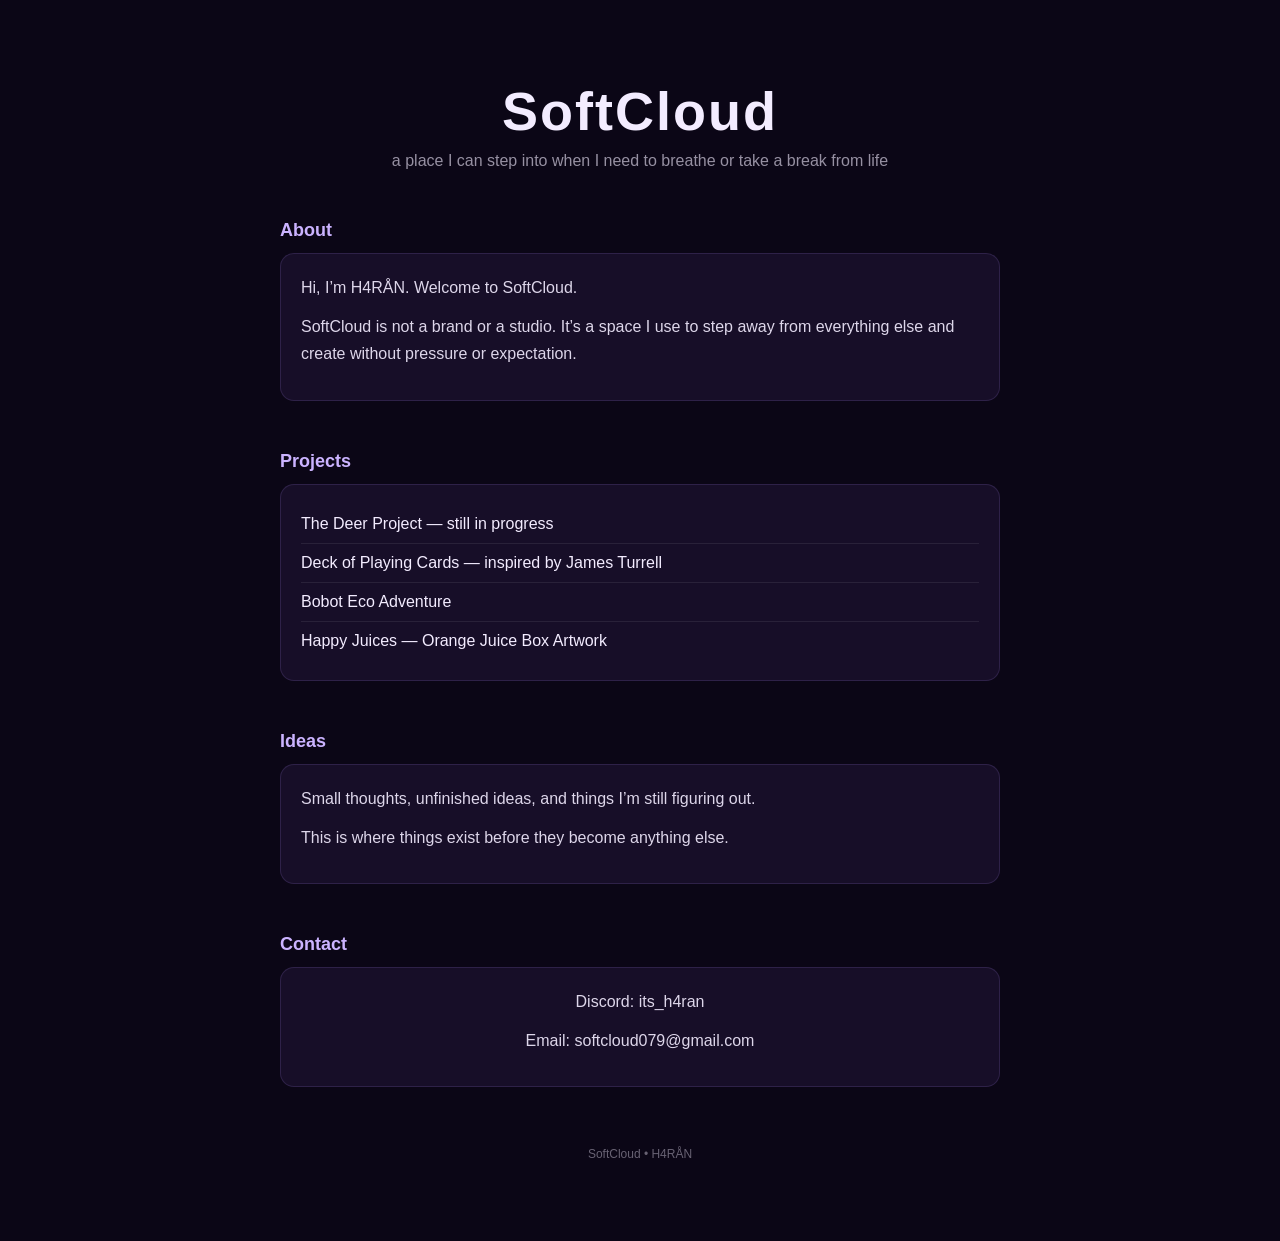
<file: Index.html>
<!DOCTYPE html>
<html lang="en">
<head>
<meta charset="UTF-8" />
<meta name="viewport" content="width=device-width, initial-scale=1.0"/>
<title>SoftCloud</title>

<style>
body {
  margin: 0;
  font-family: Arial, sans-serif;
  background: #0b0616;
  color: #f3ecff;
}

/* center layout like Carrd */
.container {
  max-width: 720px;
  margin: auto;
  padding: 80px 20px;
}

/* title */
h1 {
  font-size: 54px;
  margin: 0;
  text-align: center;
  letter-spacing: 2px;
}

.sub {
  text-align: center;
  opacity: 0.6;
  margin-top: 10px;
}

/* sections */
.section {
  margin-top: 50px;
}

/* card */
.card {
  background: rgba(160, 120, 255, 0.08);
  border: 1px solid rgba(180, 140, 255, 0.15);
  padding: 20px;
  border-radius: 14px;
}

/* headings */
h2 {
  font-size: 18px;
  margin-bottom: 12px;
  color: #cbb3ff;
}

/* text */
p {
  line-height: 1.7;
  opacity: 0.9;
  margin: 0 0 12px 0;
}

/* project list */
.item {
  padding: 10px 0;
  border-bottom: 1px solid rgba(255,255,255,0.08);
}

.item:last-child {
  border-bottom: none;
}

/* contact box */
.contact {
  text-align: center;
}

/* footer */
.footer {
  text-align: center;
  margin-top: 60px;
  font-size: 12px;
  opacity: 0.4;
}
</style>
</head>

<body>

<div class="container">

  <!-- Title -->
  <h1>SoftCloud</h1>
  <div class="sub">a place I can step into when I need to breathe or take a break from life</div>

  <!-- About -->
  <div class="section">
    <h2>About</h2>
    <div class="card">
      <p>
        Hi, I’m H4RÅN. Welcome to SoftCloud.
      </p>

      <p>
        SoftCloud is not a brand or a studio. It’s a space I use to step away from everything else and create without pressure or expectation.
      </p>
    </div>
  </div>

  <!-- Projects -->
  <div class="section">
    <h2>Projects</h2>
    <div class="card">
      <div class="item">The Deer Project — still in progress</div>
      <div class="item">Deck of Playing Cards — inspired by James Turrell</div>
      <div class="item">Bobot Eco Adventure</div>
      <div class="item">Happy Juices — Orange Juice Box Artwork</div>
    </div>
  </div>

  <!-- Ideas / Notes -->
  <div class="section">
    <h2>Ideas</h2>
    <div class="card">
      <p>
        Small thoughts, unfinished ideas, and things I’m still figuring out.
      </p>

      <p>
        This is where things exist before they become anything else.
      </p>
    </div>
  </div>

  <!-- Contact -->
  <div class="section">
    <h2>Contact</h2>
    <div class="card contact">
      <p>Discord: its_h4ran</p>
      <p>Email: softcloud079@gmail.com</p>
    </div>
  </div>

  <div class="footer">
    SoftCloud • H4RÅN
  </div>

</div>

</body>
</html>
</file>
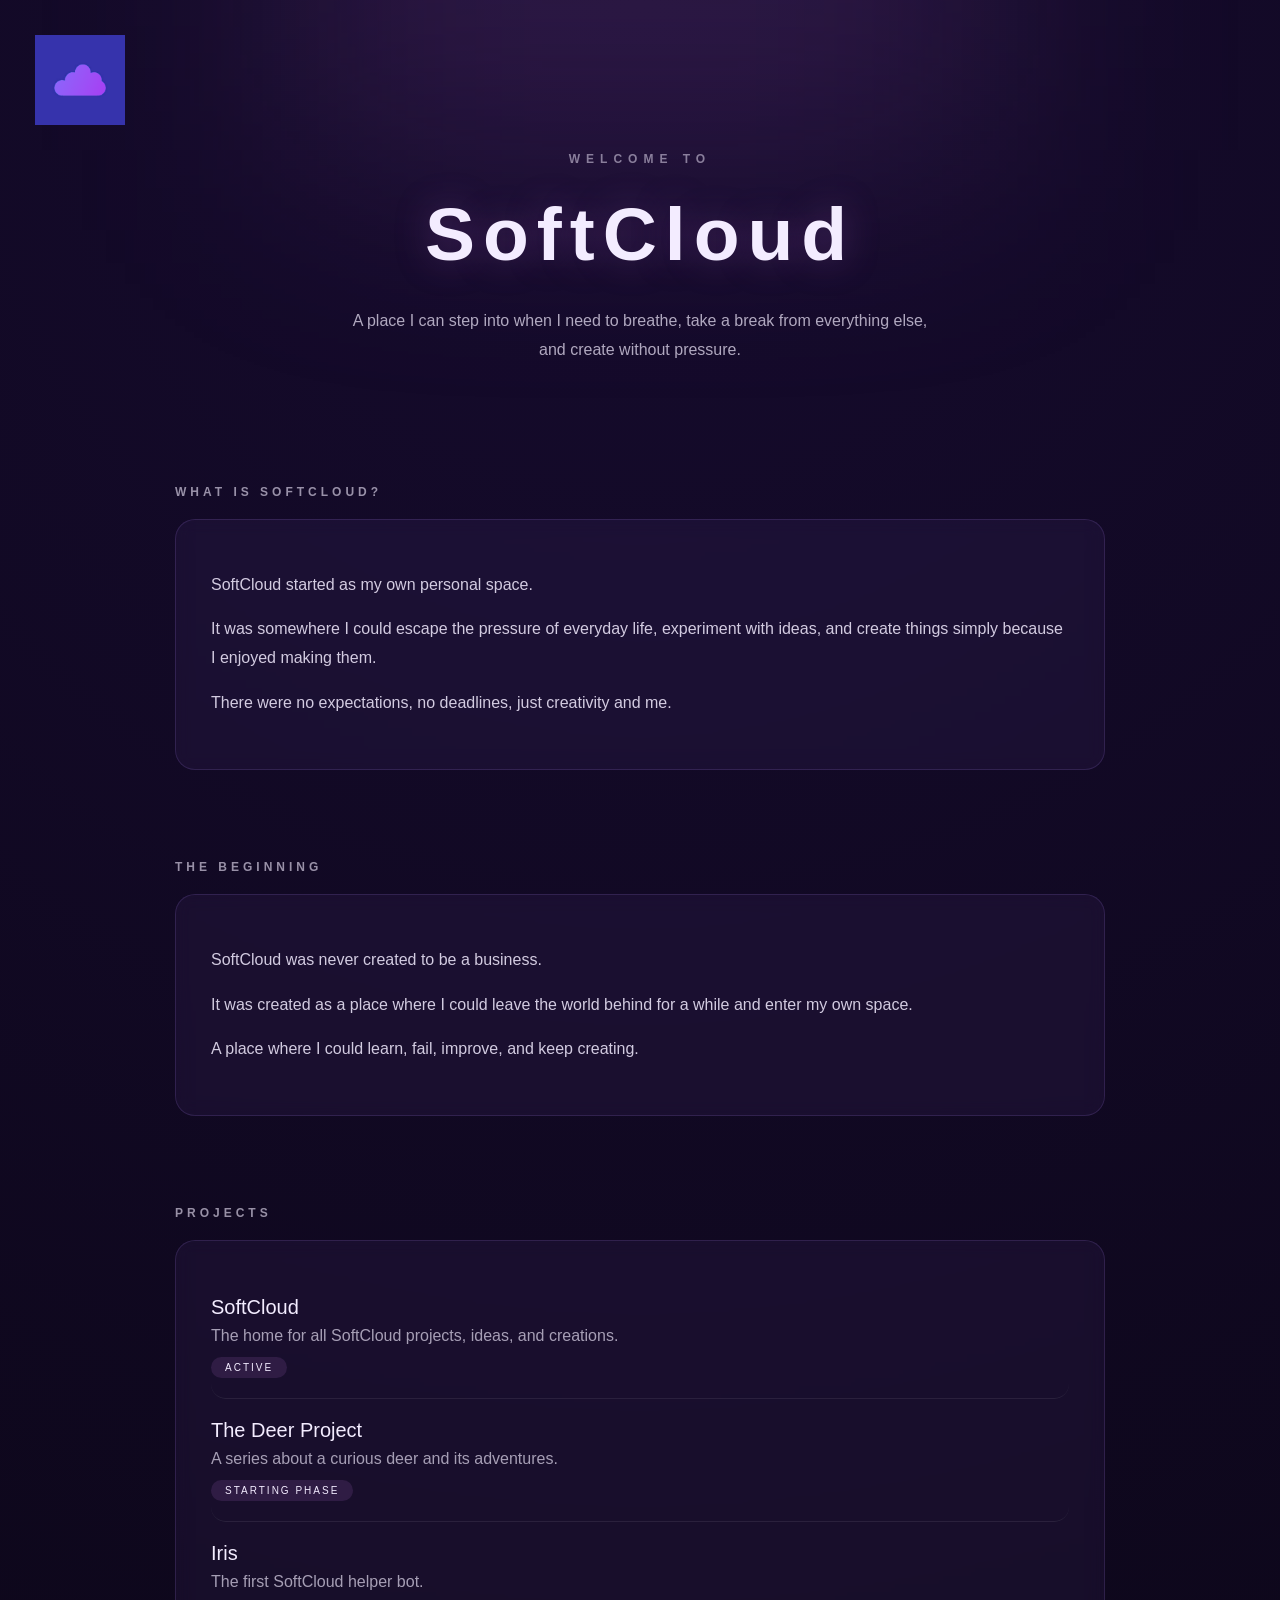
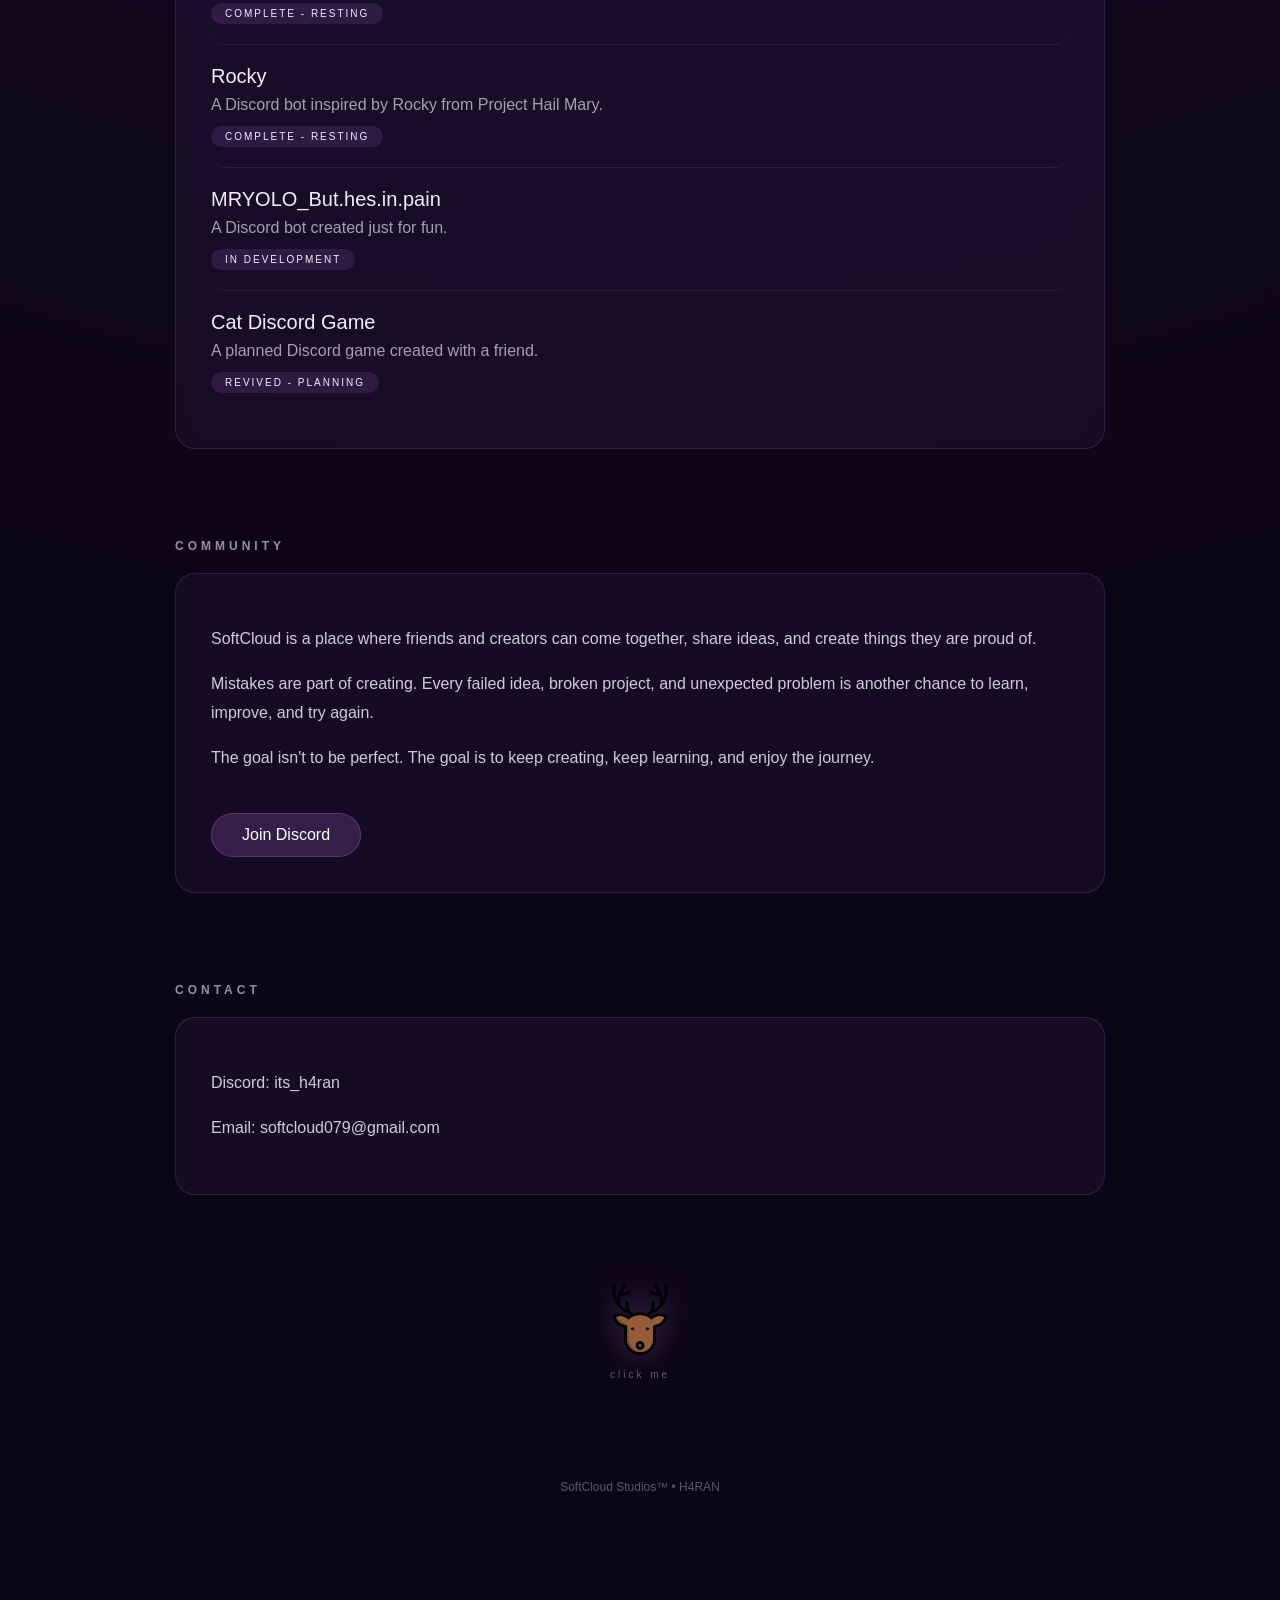
<file: index.html>
<!DOCTYPE html>
<html lang="en">

<head>

<meta charset="UTF-8">
<meta name="viewport" content="width=device-width, initial-scale=1.0">

<title>SoftCloud Studios</title>

<link rel="icon" type="image/png" sizes="32x32" href="assets/favicon.png">

<link rel="stylesheet" href="css/style.css">
<link rel="stylesheet" href="css/popups.css">

</head>


<body>


<img src="assets/logo.png" class="logo" id="cloudButton">


<div class="container">


<div class="hero">

<h3>WELCOME TO</h3>

<h1>SoftCloud</h1>

<p>
A place I can step into when I need to breathe,
take a break from everything else,
and create without pressure.
</p>

</div>





<div class="section">

<h2>What is SoftCloud?</h2>

<div class="card">

<p>
SoftCloud started as my own personal space.
</p>

<p>
It was somewhere I could escape the pressure of everyday life,
experiment with ideas, and create things simply because I enjoyed making them.
</p>

<p>
There were no expectations, no deadlines,
just creativity and me.
</p>

</div>

</div>








<div class="section">

<h2>The Beginning</h2>

<div class="card">

<p>
SoftCloud was never created to be a business.
</p>

<p>
It was created as a place where I could leave the world behind
for a while and enter my own space.
</p>

<p>
A place where I could learn, fail, improve,
and keep creating.
</p>

</div>

</div>

<div class="section">

    <h2>Projects</h2>
    
    <div class="card">
    
    
    <div class="project" onclick="openProject('SoftCloud')">
    
    <div class="project-name">
    SoftCloud
    </div>
    
    <div class="project-info">
    The home for all SoftCloud projects, ideas, and creations.
    </div>
    
    <span class="status">
    ACTIVE
    </span>
    
    </div>
    
    
    
    
    
    <div class="project" onclick="openProject('The Deer Project')">
    
    <div class="project-name">
    The Deer Project
    </div>
    
    <div class="project-info">
    A series about a curious deer and its adventures.
    </div>
    
    <span class="status">
    STARTING PHASE
    </span>
    
    </div>
    
    
    
    
    
    
    <div class="project" onclick="openProject('Iris')">
    
    <div class="project-name">
    Iris
    </div>
    
    <div class="project-info">
    The first SoftCloud helper bot.
    </div>
    
    <span class="status">
    COMPLETE - RESTING
    </span>
    
    </div>
    
    
    
    
    
    
    
    <div class="project" onclick="openProject('Rocky')">
    
    <div class="project-name">
    Rocky
    </div>
    
    <div class="project-info">
    A Discord bot inspired by Rocky from Project Hail Mary.
    </div>
    
    <span class="status">
    COMPLETE - RESTING
    </span>
    
    </div>
    
    
    
    
    
    
    
    
    <div class="project" onclick="openProject('MRYOLO_But.hes.in.pain')">
    
    <div class="project-name">
    MRYOLO_But.hes.in.pain
    </div>
    
    <div class="project-info">
    A Discord bot created just for fun.
    </div>
    
    <span class="status">
    IN DEVELOPMENT
    </span>
    
    </div>
    
    
    
    
    
    
    
    
    <div class="project" onclick="openProject('Cat Discord Game')">
    
    <div class="project-name">
    Cat Discord Game
    </div>
    
    <div class="project-info">
    A planned Discord game created with a friend.
    </div>
    
    <span class="status">
    REVIVED - PLANNING
    </span>
    
    </div>
    
    
    
    </div>
    
    </div>
    
<div class="section">

<h2>Community</h2>


<div class="card">


<p>
SoftCloud is a place where friends and creators
can come together, share ideas, and create things
they are proud of.
</p>



<p>
Mistakes are part of creating.
Every failed idea, broken project, and unexpected problem
is another chance to learn, improve, and try again.
</p>




<p>
The goal isn't to be perfect.

The goal is to keep creating, keep learning,
and enjoy the journey.
</p>



<a class="button" href="https://discord.gg/e9kDuwheCD">

Join Discord

</a>


</div>


</div>





<div class="section">

<h2>Contact</h2>


<div class="card">


<p>
Discord: its_h4ran
</p>


<p>
Email: softcloud079@gmail.com
</p>


</div>


</div>







<div class="deer-easter" onclick="showDeer()">


<img src="assets/DEER.png" alt="SoftCloud Deer">


<span>
click me
</span>


</div>





<div id="deer-message">


You found a deer!


<br><br>


Deer are cute and awesome.


<br><br>


A small reminder that every idea starts somewhere.


<br><br>


Keep exploring, keep creating,
and enjoy the journey.


<br><br>


And remember to take breaks!!


</div>






<div class="footer">

SoftCloud Studios™ • H4RAN

</div>





</div>

<div id="popupBackground" class="popup-background" onclick="closeProject()"></div>


<div id="projectPopup" class="project-popup">


<div class="close-popup" onclick="closeProject()">
×
</div>


<h2 id="popupTitle">
Project
</h2>


<div id="popupDescription">
    Description
    </div>


<div id="popupStatus" class="popup-status">
STATUS
</div>


</div>

<script src="js/popup.js"></script>
<script src="js/main.js"></script>

</body>

</html>
</file>
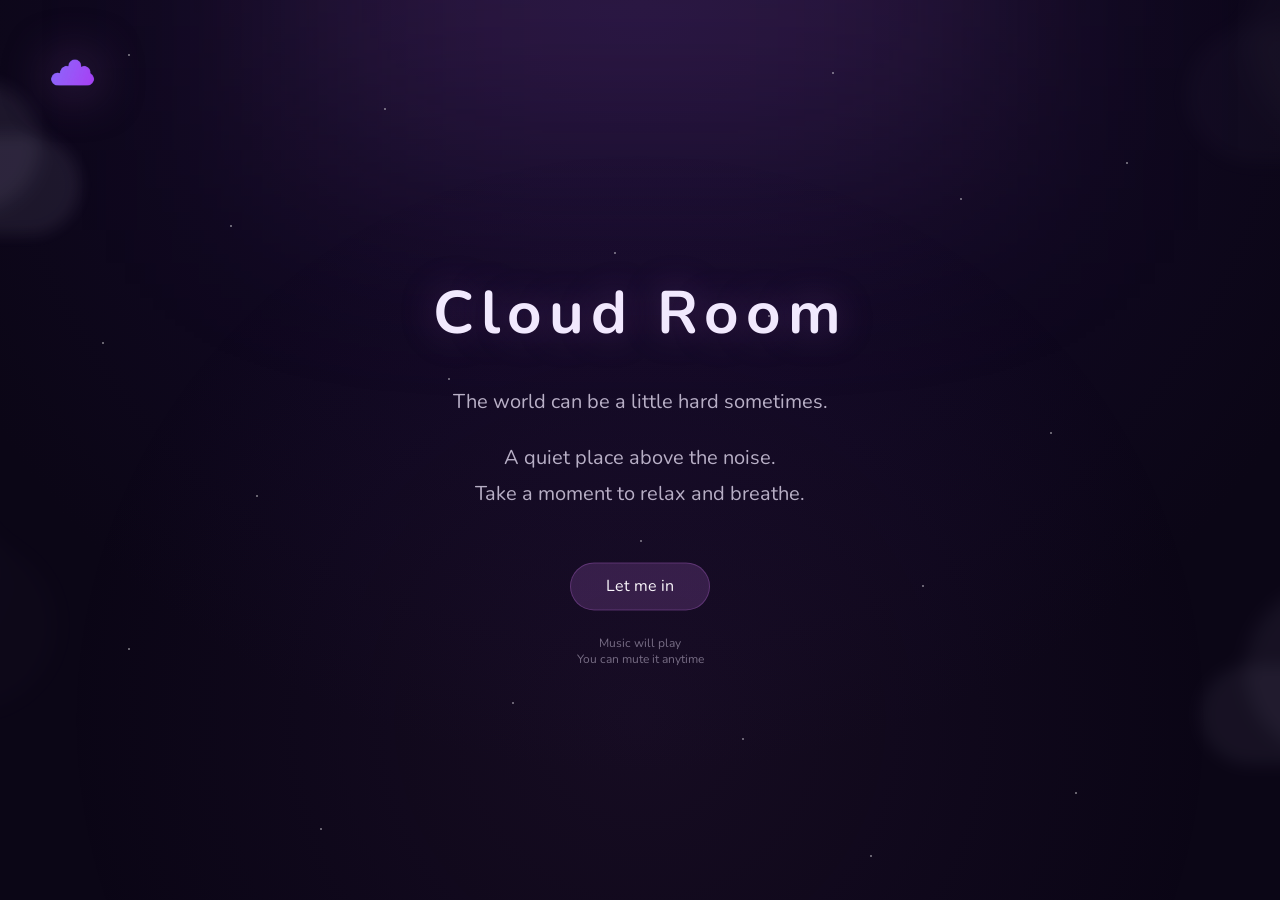
<file: cloudroom.html>
<!DOCTYPE html>
<html lang="en">

<head>

<meta charset="UTF-8">

<meta name="viewport" content="width=device-width, initial-scale=1.0">

<title>Cloud Room</title>

<link rel="icon" href="assets/favicon.png">

<link rel="preconnect" href="https://fonts.googleapis.com">
<link rel="preconnect" href="https://fonts.gstatic.com" crossorigin>

<link href="https://fonts.googleapis.com/css2?family=Nunito:wght@300;400;600;700&display=swap" rel="stylesheet">

<link rel="stylesheet" href="css/cloudroom.css">

</head>


<body>


<img src="assets/favicon.png" class="logo" id="logo">



<div class="star" style="top:6%;left:10%;animation-delay:0s;"></div>
<div class="star" style="top:12%;left:30%;animation-delay:1s;"></div>
<div class="star" style="top:8%;left:65%;animation-delay:2s;"></div>
<div class="star" style="top:18%;left:88%;animation-delay:3s;"></div>

<div class="star" style="top:25%;left:18%;animation-delay:4s;"></div>
<div class="star" style="top:28%;left:48%;animation-delay:1.5s;"></div>
<div class="star" style="top:22%;left:75%;animation-delay:2.8s;"></div>

<div class="star" style="top:38%;left:8%;animation-delay:5s;"></div>
<div class="star" style="top:42%;left:35%;animation-delay:1.2s;"></div>
<div class="star" style="top:35%;left:60%;animation-delay:4.3s;"></div>
<div class="star" style="top:48%;left:82%;animation-delay:2.2s;"></div>

<div class="star" style="top:55%;left:20%;animation-delay:6s;"></div>
<div class="star" style="top:60%;left:50%;animation-delay:3.7s;"></div>
<div class="star" style="top:65%;left:72%;animation-delay:2.6s;"></div>

<div class="star" style="top:72%;left:10%;animation-delay:4.5s;"></div>
<div class="star" style="top:78%;left:40%;animation-delay:1.8s;"></div>
<div class="star" style="top:82%;left:58%;animation-delay:5.5s;"></div>
<div class="star" style="top:88%;left:84%;animation-delay:3.3s;"></div>

<div class="star" style="top:92%;left:25%;animation-delay:6.8s;"></div>
<div class="star" style="top:95%;left:68%;animation-delay:2.4s;"></div>



<div class="cloud one"></div>
<div class="cloud two"></div>
<div class="cloud three"></div>
<div class="cloud four"></div>
<div class="cloud five"></div>




<div class="room">


<div id="welcome" class="screen show">


<h1>
Cloud Room
</h1>


<p>
The world can be a little hard sometimes.
</p>


<p>
A quiet place above the noise.<br>
Take a moment to relax and breathe.
</p>



<div class="button" onclick="enterRoom()">

Let me in

</div>



<div class="small">

Music will play<br>
You can mute it anytime

</div>


</div>






<div id="inside" class="screen hide">


<h1>
Welcome
</h1>


<p>
Welcome to the Cloud Room.<br>
Relax and stay for as long as you need.
</p>



<div id="muteButton" class="button" onclick="muteMusic()">

Mute music

</div>

<br>


<div id="fullscreenButton" class="button" onclick="toggleFullscreen()">

Enter Fullscreen

</div>

<br>


<div class="button" onclick="leaveRoom()">

Return to SoftCloud

</div>


</div>


</div>





<div id="musicCredit" class="music-credit">

Cloud Room soundtrack<br>
"Night Light" — Purrple Cat

</div>





<audio id="music" loop>

<source src="assets/nightlight.mp3" type="audio/mp3">

</audio>





<div id="exitMessage" class="exit-message">

Thank you for visiting the Cloud Room

<img src="assets/favicon.png" class="mini-cloud">

<br><br>

Take care,<br>
and come back anytime.

</div>





<script src="js/cloudroom.js"></script>


</body>

</html>
</file>
<file: css/style.css>
*{
    box-sizing:border-box;
    }
    
    
    body{
    
    margin:0;
    
    font-family:Arial, sans-serif;
    
    background:
    radial-gradient(circle at top,#160b2e,#0b0616 70%);
    
    color:#f3ecff;
    
    overflow-x:hidden;
    
    }
    
    
    
    /* Soft purple atmosphere */
    
    body::before{
    
    content:"";
    
    position:fixed;
    
    width:700px;
    
    height:350px;
    
    top:-200px;
    
    left:50%;
    
    transform:translateX(-50%);
    
    background:rgba(155,89,182,.18);
    
    filter:blur(120px);
    
    z-index:-1;
    
    }
    
    
    
    
    
    /* Logo */
    
    .logo{
    
    position:fixed;
    
    top:35px;
    
    left:35px;
    
    width:90px;
    
    height:90px;
    
    object-fit:contain;
    
    cursor:pointer;
    
    animation:logoGlow 4s infinite ease-in-out;
    
    z-index:5;
    
    transition:.3s;
    
    }
    
    
    .logo:hover{
    
    transform:scale(1.08);
    
    }
    
    
    
    @keyframes logoGlow{
    
    0%,100%{
    
    filter:
    drop-shadow(0 0 10px rgba(155,89,182,.4));
    
    }
    
    
    50%{
    
    filter:
    drop-shadow(0 0 35px rgba(155,89,182,.8));
    
    }
    
    }
    
    
    
    /* Main layout */
    
    
    .container{
    
    max-width:1000px;
    
    margin:auto;
    
    padding:140px 35px;
    
    }
    
    
    
    
    
    
    
    /* Welcome */
    
    
    .hero{
    
    text-align:center;
    
    margin-bottom:120px;
    
    animation:fade 1.2s ease;
    
    }
    
    
    
    .hero h3{
    
    font-size:12px;
    
    letter-spacing:6px;
    
    opacity:.5;
    
    margin-bottom:25px;
    
    }
    
    
    
    .hero h1{
    
    font-size:75px;
    
    letter-spacing:8px;
    
    margin:0;
    
    text-shadow:
    
    0 0 35px rgba(155,89,182,.35);
    
    }
    
    
    
    .hero p{
    
    max-width:600px;
    
    margin:30px auto;
    
    line-height:1.8;
    
    opacity:.7;
    
    }
    
    
    
    
    
    
    
    
    /* Sections */
    
    
    .section{
    
    margin-bottom:90px;
    
    animation:fade 1s ease;
    
    }
    
    
    
    h2{
    
    font-size:12px;
    
    letter-spacing:4px;
    
    text-transform:uppercase;
    
    opacity:.6;
    
    margin-bottom:20px;
    
    }
    
    
    
    
    
    
    
    /* Cards */
    
    
    .card{
    
    background:
    
    rgba(160,120,255,.06);
    
    
    border:
    
    1px solid rgba(180,140,255,.15);
    
    
    padding:35px;
    
    
    border-radius:20px;
    
    
    backdrop-filter:blur(8px);
    
    
    transition:.25s;
    
    }
    
    
    
    .card:hover{
    
    transform:translateY(-4px);
    
    
    box-shadow:
    
    0 15px 40px rgba(155,89,182,.12);
    
    }
    
    
    
    p{
    
    line-height:1.8;
    
    opacity:.85;
    
    }
    
    
    
    
    
    
    /* Project cards */
    
    .project{

        padding:20px 0;
        
        border-bottom:
        
        1px solid rgba(255,255,255,.08);
        
        cursor:pointer;
        
        transition:
        
        transform .3s ease,
        background .3s ease,
        box-shadow .3s ease;
        
        border-radius:15px;
        
        }
        
        
        
        .project:last-child{
        
        border:none;
        
        }
        
        
        
        
        .project:hover{
        
        transform:translateY(-5px);
        
        background:
        
        rgba(155,89,182,.08);
        
        
        box-shadow:
        
        0 0 25px rgba(155,89,182,.25);
        
        padding-left:15px;
        
        padding-right:15px;
        
        }
        
        
        
        
        
        .project-name{
        
        font-size:20px;
        
        transition:.3s;
        
        }
        
        
        
        .project:hover .project-name{
        
        text-shadow:
        
        0 0 15px rgba(155,89,182,.8);
        
        }
        
        
        
        
        
        .project-info{
        
        margin-top:8px;
        
        opacity:.65;
        
        }
        
        
        
        
        
        .status{
        
        display:inline-block;
        
        margin-top:12px;
        
        padding:5px 14px;
        
        border-radius:20px;
        
        font-size:10px;
        
        letter-spacing:2px;
        
        
        background:
        
        rgba(155,89,182,.18);
        
        
        transition:.3s;
        
        }
        
        
        
        .project:hover .status{
        
        box-shadow:
        
        0 0 15px rgba(155,89,182,.5);
        
        }
    
    
    /* Discord button */
    
    
    .button{
    
    display:inline-block;
    
    margin-top:25px;
    
    padding:12px 30px;
    
    
    border-radius:30px;
    
    
    text-decoration:none;
    
    
    color:white;
    
    
    background:
    
    rgba(155,89,182,.25);
    
    
    border:
    
    1px solid rgba(155,89,182,.4);
    
    
    transition:.3s;
    
    }
    
    
    
    .button:hover{
    
    transform:translateY(-4px);
    
    
    box-shadow:
    
    0 10px 30px rgba(155,89,182,.25);
    
    }
    
    
    
    
    
    
    /* Deer Easter egg */
    
    
    .deer-easter{
    
    text-align:center;
    
    margin-top:80px;
    
    cursor:pointer;
    
    opacity:.75;
    
    transition:.3s;
    
    }
    
    
    .deer-easter img{
    
    width:70px;
    
    height:auto;
    
    filter:
    
    drop-shadow(0 0 15px rgba(155,89,182,.5));
    
    
    transition:.3s;
    
    }
    
    
    
    .deer-easter:hover img{
    
    transform:translateY(-8px) scale(1.1);
    
    }
    
    
    
    .deer-easter span{
    
    display:block;
    
    margin-top:10px;
    
    font-size:10px;
    
    letter-spacing:3px;
    
    opacity:.5;
    
    }
    
    
    
    #deer-message{
    
    text-align:center;
    
    opacity:0;
    
    max-height:0;
    
    overflow:hidden;
    
    transition:.5s;
    
    }
    
    
    
    #deer-message.show{
    
    opacity:.8;
    
    max-height:200px;
    
    margin-top:20px;
    
    }
    
    
    
    
    
    
    .footer{
    
    text-align:center;
    
    margin-top:100px;
    
    opacity:.35;
    
    font-size:12px;
    
    }
    
    
    
    
    
    @keyframes fade{
    
    from{
    
    opacity:0;
    
    transform:translateY(20px);
    
    }
    
    
    to{
    
    opacity:1;
    
    transform:translateY(0);
    
    }
    
    }
    
    
    
    
    
    
    @media(max-width:700px){
    
    
    .logo{
    
    width:65px;
    
    height:65px;
    
    top:20px;
    
    left:20px;
    
    }
    
    
    
    .container{
    
    padding:110px 20px;
    
    }
    
    
    
    .hero h1{
    
    font-size:45px;
    
    }
    
    
    
    .card{
    
    padding:25px;
    
    }
    
    
    }
</file>
<file: css/popups.css>
.project-popup{

    position:fixed;
    
    top:50%;
    left:50%;
    
    transform:
    translate(-50%,-45%)
    scale(.92);
    
    
    width:90%;
    
    max-width:650px;
    
    max-height:80vh;
    
    overflow-y:auto;
    
    
    padding:40px;
    
    
    background:
    
    rgba(20,10,40,.88);
    
    
    border:
    
    1px solid rgba(155,89,182,.35);
    
    
    border-radius:25px;
    
    
    backdrop-filter:blur(18px);
    
    
    box-shadow:
    
    0 20px 60px rgba(0,0,0,.5),
    
    0 0 50px rgba(155,89,182,.18);
    
    
    
    opacity:0;
    
    pointer-events:none;
    
    
    transition:
    
    opacity .5s ease,
    
    transform .5s ease;
    
    
    z-index:50;
    
    color:#f3ecff;
    
    }
    
    
    
    /* Popup opening animation */
    
    .project-popup.show{
    
    opacity:1;
    
    pointer-events:auto;
    
    
    transform:
    
    translate(-50%,-50%)
    
    scale(1);
    
    }
    
    
    
    
    
    /* Title */
    
    .project-popup h2{
    
    font-size:32px;
    
    letter-spacing:4px;
    
    color:white;
    
    
    margin-bottom:25px;
    
    
    text-shadow:
    
    0 0 25px rgba(155,89,182,.5);
    
    }
    
    
    
    
    
    /* Small section titles */
    
    .project-popup h3{
    
    font-size:12px;
    
    letter-spacing:4px;
    
    text-transform:uppercase;
    
    
    color:#f3ecff;
    
    opacity:.7;
    
    
    margin-top:35px;
    
    margin-bottom:10px;
    
    }
    
    
    
    
    
    /* Text */
    
    .project-popup p{
    
    font-size:16px;
    
    line-height:1.8;
    
    color:#f3ecff;
    
    opacity:.95;
    
    }
    
    
    
    
    
    /* Status */
    
    .popup-status{
    
    display:inline-block;
    
    margin-top:25px;
    
    
    padding:
    
    7px 18px;
    
    
    border-radius:20px;
    
    
    background:
    
    rgba(155,89,182,.18);
    
    
    border:
    
    1px solid rgba(155,89,182,.3);
    
    
    font-size:11px;
    
    
    letter-spacing:3px;
    
    
    color:#f3ecff;
    
    
    box-shadow:
    
    0 0 20px rgba(155,89,182,.15);
    
    }
    
    
    
    
    
    /* Close button */
    
    .close-popup{
    
    position:absolute;
    
    
    top:20px;
    
    right:25px;
    
    
    font-size:28px;
    
    
    cursor:pointer;
    
    
    color:#f3ecff;
    
    opacity:.5;
    
    
    transition:.3s;
    
    }
    
    
    
    .close-popup:hover{
    
    opacity:1;
    
    
    transform:
    
    scale(1.15);
    
    }
    
    
    
    
    
    /* Background blur */
    
    .popup-background{
    
    position:fixed;
    
    
    inset:0;
    
    
    background:
    
    rgba(5,3,15,.55);
    
    
    backdrop-filter:
    
    blur(12px);
    
    
    opacity:0;
    
    
    pointer-events:none;
    
    
    transition:.5s;
    
    
    z-index:40;
    
    }
    
    
    
    
    
    .popup-background.show{
    
    opacity:1;
    
    pointer-events:auto;
    
    }
    
    
    
    
    
    /* Freeze page */
    
    body.popup-open{
    
    overflow:hidden;
    
    }
    
    
    
    
    
    /* Scrollbar */
    
    .project-popup::-webkit-scrollbar{
    
    width:8px;
    
    }
    
    
    
    .project-popup::-webkit-scrollbar-thumb{
    
    background:
    
    rgba(155,89,182,.45);
    
    
    border-radius:20px;
    
    }
</file>
<file: css/cloudroom.css>
*{
    box-sizing:border-box;
    }
    
    
    .fade-out .room,
    .fade-out .logo,
    .fade-out .cloud,
    .fade-out .star,
    .fade-out .music-credit{
    
    opacity:0 !important;
    
    transition:opacity 3s ease;
    
    pointer-events:none;
    
    }
    
    
    .exit-message{
    
    position:fixed;
    
    top:50%;
    
    left:50%;
    
    transform:translate(-50%,-50%);
    
    text-align:center;
    
    font-size:20px;
    
    letter-spacing:2px;
    
    opacity:0;
    
    transition:3s ease;
    
    z-index:20;
    
    }
    
    
    .mini-cloud{
    
    width:35px;
    
    height:35px;
    
    object-fit:contain;
    
    vertical-align:middle;
    
    margin-left:10px;
    
    
    filter:
    
    drop-shadow(0 0 10px rgba(155,89,182,.6));
    
    }
    
    
    
    .exit-message.show{
    
    opacity:.8;
    
    }
    
    
    
    body{
    
    margin:0;
    
    height:100vh;
    
    overflow:hidden;
    
    font-family:'Nunito',sans-serif;
    
    background:
    
    radial-gradient(circle at top,#160b2e,#0b0616 70%);
    
    color:#f3ecff;
    
    display:flex;
    
    align-items:center;
    
    justify-content:center;
    
    }
    
    
    
    body::before{
    
    content:"";
    
    position:fixed;
    
    width:700px;
    
    height:350px;
    
    top:-200px;
    
    left:50%;
    
    transform:translateX(-50%);
    
    background:
    
    rgba(155,89,182,.18);
    
    filter:blur(120px);
    
    z-index:0;
    
    }
    
    
    
    body::after{
    
    content:"";
    
    position:fixed;
    
    inset:0;
    
    background:
    
    radial-gradient(circle at 50% 80%,
    
    rgba(155,89,182,.08),
    
    transparent 60%);
    
    pointer-events:none;
    
    z-index:1;
    
    }
    
    
    
    /* Logo */
    
    .logo{
    
    transition:opacity 3s ease;
    
    position:fixed;
    
    top:35px;
    
    left:35px;
    
    width:75px;
    
    height:75px;
    
    object-fit:contain;
    
    animation:logoFloat 5s infinite ease-in-out;
    
    z-index:5;
    
    filter:
    
    drop-shadow(0 0 25px rgba(155,89,182,.6));
    
    }
    
    
    
    @keyframes logoFloat{
    
    50%{
    
    transform:translateY(-12px);
    
    }
    
    }
    
    
    
    /* Stars */
    
    .star{
    
    position:absolute;
    
    width:2px;
    
    height:2px;
    
    background:white;
    
    border-radius:50%;
    
    opacity:.5;
    
    animation:twinkle 5s infinite;
    
    }
    
    
    
    @keyframes twinkle{
    
    50%{
    
    opacity:.15;
    
    }
    
    }
    
    
    
    
    
    /* Clouds */
    
    .cloud{
    
    position:absolute;
    
    width:330px;
    
    height:100px;
    
    background:
    
    rgba(220,210,255,.10);
    
    border-radius:100px;
    
    filter:blur(8px);
    
    animation:floatCloud 70s infinite alternate;
    
    }
    
    
    
    .cloud:before{
    
    content:"";
    
    position:absolute;
    
    width:170px;
    
    height:170px;
    
    background:
    
    rgba(220,210,255,.10);
    
    border-radius:50%;
    
    top:-80px;
    
    left:45px;
    
    filter:blur(5px);
    
    }
    
    
    
    .cloud:after{
    
    content:"";
    
    position:absolute;
    
    width:130px;
    
    height:130px;
    
    background:
    
    rgba(220,210,255,.10);
    
    border-radius:50%;
    
    top:-55px;
    
    right:40px;
    
    filter:blur(5px);
    
    }
    
    
    
    .cloud.one{
    
    top:15%;
    
    left:-250px;
    
    opacity:.8;
    
    animation-duration:70s;
    
    }
    
    
    
    .cloud.two{
    
    bottom:15%;
    
    right:-250px;
    
    opacity:.55;
    
    animation-duration:90s;
    
    animation-delay:10s;
    
    }
    
    
    
    .cloud.three{
    
    top:40%;
    
    left:-350px;
    
    opacity:.35;
    
    transform:scale(.7);
    
    animation-duration:110s;
    
    }
    
    
    
    .cloud.four{
    
    top:5%;
    
    right:-300px;
    
    opacity:.25;
    
    transform:scale(1.4);
    
    animation-duration:130s;
    
    }
    
    
    
    .cloud.five{
    
    bottom:25%;
    
    left:-400px;
    
    opacity:.15;
    
    transform:scale(1.8);
    
    animation-duration:150s;
    
    }
    
    
    
    
    @keyframes floatCloud{
    
    from{
    
    transform:translateX(0);
    
    }
    
    to{
    
    transform:translateX(900px);
    
    }
    
    }
    
    
    
    
    
    /* Room */
    
    .room{
    
    transition:opacity 1.5s ease;
    
    position:relative;
    
    z-index:1;
    
    width:100%;
    
    max-width:900px;
    
    text-align:center;
    
    padding:40px;
    
    }
    
    
    
    h1{
    
    font-size:60px;
    
    letter-spacing:7px;
    
    margin-bottom:30px;
    
    text-shadow:
    
    0 0 35px rgba(155,89,182,.35);
    
    }
    
    
    
    p{
    
    font-size:20px;
    
    line-height:1.8;
    
    opacity:.75;
    
    }
    
    
    
    
    
    /* Buttons */
    
    .button{
    
    display:inline-block;
    
    margin-top:30px;
    
    padding:12px 35px;
    
    border-radius:30px;
    
    background:
    
    rgba(155,89,182,.25);
    
    border:
    
    1px solid rgba(155,89,182,.4);
    
    color:white;
    
    cursor:pointer;
    
    transition:.4s;
    
    }
    
    
    
    .button:hover{
    
    transform:translateY(-4px);
    
    box-shadow:
    
    0 10px 30px rgba(155,89,182,.25);
    
    }
    
    
    
    .small{
    
    font-size:12px;
    
    opacity:.45;
    
    margin-top:25px;
    
    }
    
    
    
    
    
    /* Screens */
    
    .screen{
    
    position:absolute;
    
    width:100%;
    
    left:0;
    
    top:50%;
    
    transform:translateY(-50%);
    
    transition:
    
    opacity 2.8s ease,
    
    transform 2.8s ease;
    
    }
    
    
    
    .show{
    
    opacity:1;
    
    pointer-events:auto;
    
    }
    
    
    
    .hide{
    
    opacity:0;
    
    pointer-events:none;
    
    transform:translateY(calc(-50% + 50px));
    
    }
    
    
    
    
    
    /* Music Credit */
    
    .music-credit{
    
    position:fixed;
    
    bottom:25px;
    
    left:35px;
    
    font-size:12px;
    
    letter-spacing:1px;
    
    opacity:0;
    
    line-height:1.6;
    
    transition:2.8s ease;
    
    z-index:5;
    
    }
    
    
    
    .show-credit{
    
    opacity:.35;
    
    }
</file>
